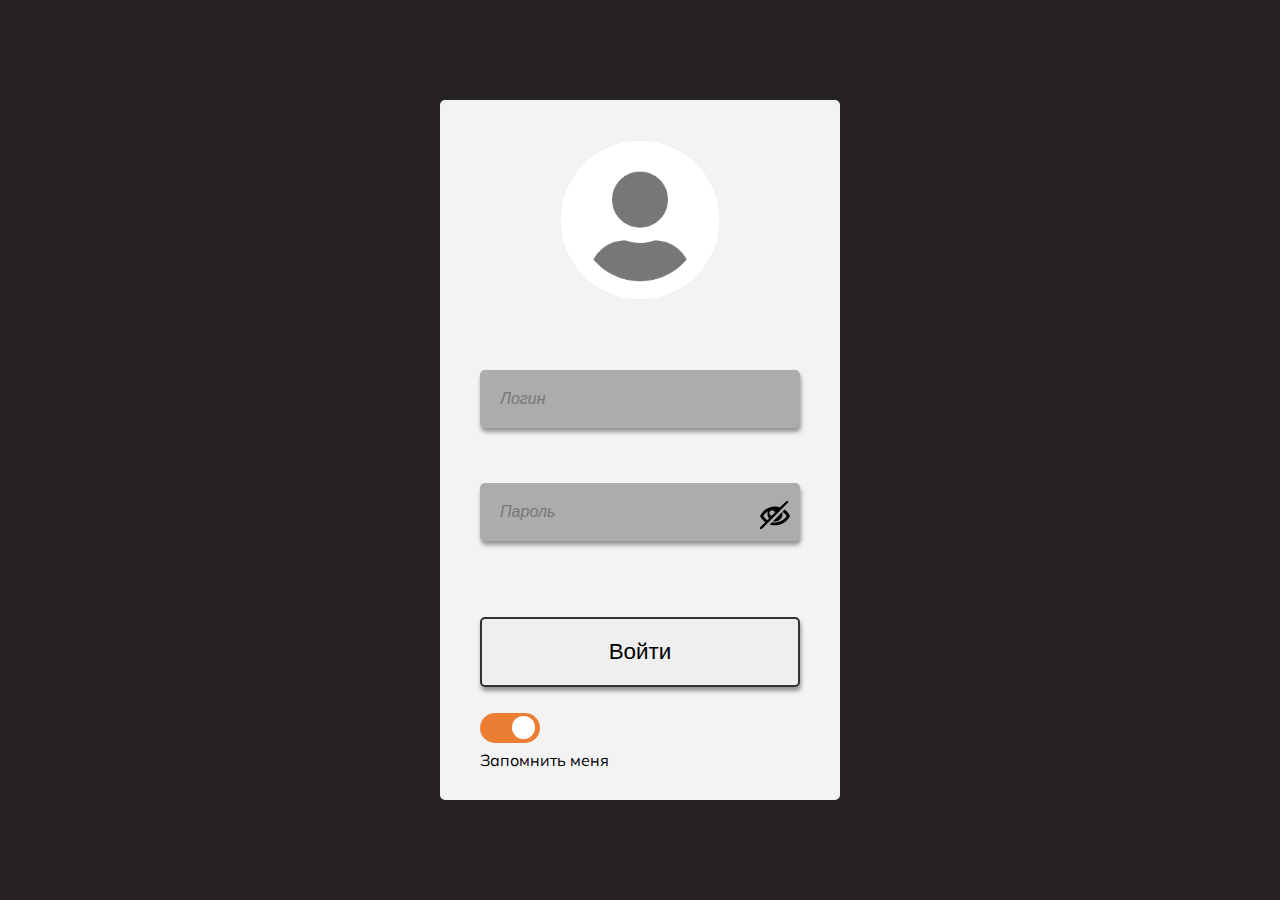
<file: index.html>
<!DOCTYPE html>
<html lang="ru">
<head>
    <meta charset="UTF-8">
    <meta http-equiv="X-UA-Compatible" content="IE=edge">
    <meta name="viewport" content="width=device-width, initial-scale=1.0">
    <link rel="stylesheet" href="css/index.css">
    <title>Авторизация</title>
</head>
<body>
    <section class="login__body">
        <main>
            <img src="media/user-circle.png" alt="" class="user__icon">
            <form action="" method='POST' class="login">
                <input type="text" name="login" id="login" pattern="[A-Z]+$" placeholder="Логин" required>
                <div class="invalid__login">
                    <p class="wrong__login"><span class="view__login">✘</span> Только английские заглавные буквы</p>
                </div>
                <input type="password" name="password" id="password" maxlength="11" minlength="11" pattern="[0-9]{11,}" placeholder="Пароль" required>
                <input id="eye" type="checkbox">
                <label for="eye" title="Скрыть / Показать пароль"></label>
                <div class="invalid__pass">
                    <p class="wrong__length"><span class="view__length">✘</span> Длина 11 символов</p>
                    <p class="wrong__password"><span class="view__password">✘</span> Только цифры</p>
                </div>
                <button type="submit" class="login__btn"><span>Войти</span></button>
                <label class="switch">
                    <input type="checkbox" name="remember_me" id="remember_me" checked="checked"/>
                    <span class="slider"></span>
                </label>
                <p>Запомнить меня</p>
            </form>
        </main>
    </section>
    <script src="js/main.js"></script>
    <script src="js/login.js"></script>
</body>
</html>
</file>
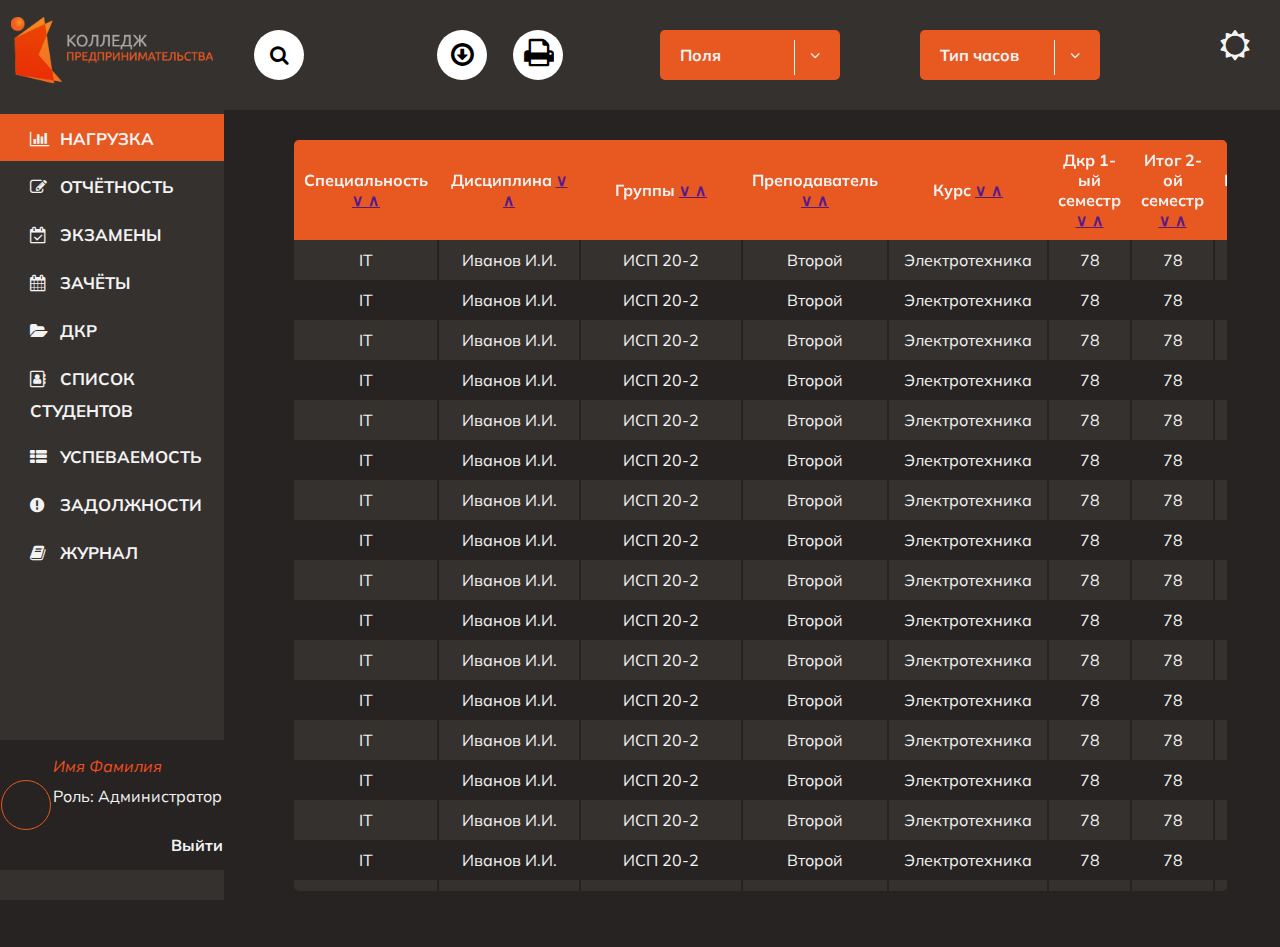
<file: load.html>
<!DOCTYPE html>
<html lang="en">
  <head>
    <meta charset="UTF-8" />
    <meta http-equiv="X-UA-Compatible" content="IE=edge" />
    <meta name="viewport" content="width=device-width, initial-scale=1.0" />
    <link rel="stylesheet" href="css/index.css" />
    <title>Нагрузка</title>
  </head>
  <body class="body">
    <div id="modal__export" class="hidden">
      <form action="" method="post">
        <label for="">
          <input type="file" name="file" />
        </label>
        <span>
          <select name="" id="">
            <option disabled selected value="json">Выбрать тип файла</option>
            <option value="json">json</option>
            <option value="excel">excel</option>
            <option value="xml">xml</option>
          </select>
          <input type="submit" value="Загрузить" />
        </span>
      </form>
    </div>
    <!-- LEFT ASIDE -->
    <aside class="left">
      <!-- LOGO -->
      <a href="https://www.kolledge39.ru/" class="logo"></a>
      <!-- NAV -->
      <nav>
        <a href="load.html" class="nav__btn active"><span><i class="fa fa-bar-chart-o"></i> Нагрузка</span></a>
        <a href="report.html" class="nav__btn"><span><i class="fa fa-pencil-square-o"></i> Отчётность</span></a>
        <a href="exams.html" class="nav__btn"><span><i class="fa fa-calendar-check-o"></i> Экзамены</span></a>
        <a href="report.html" class="nav__btn"><span><i class="fa fa-calendar"></i> Зачёты</span></a>
        <a href="dkr.thml" class="nav__btn"><span><i class="fa fa-folder-open"></i> Дкр</span></a>
        <a href="list.html" class="nav__btn"><span><i class="fa fa-address-book-o"></i> Список студентов</span></a>
        <a href="progress.html" class="nav__btn"><span><i class="fa fa-th-list"></i> Успеваемость</span></a>
        <a href="debt.html" class="nav__btn"><span><i class="fa fa-exclamation-circle"></i> Задолжности</span></a>
        <a href="http://78.155.191.46:8081/region_pou_secured/region.cgi" class="nav__btn"><span><i class="fa fa-book"></i> Журнал</span></a>
        <button title="Поменять тему" id="theme__switch"></button>
      </nav>
      <!-- USER -->
      <div class="user">
        <div class="avatar"></div>
        <div class="info">
          <span class="name__user">Имя Фамилия</span>
          <p>Роль: <span class="role">Администратор</span></p>
        </div>
        <div class="settings">
          <a href="index.html" class="exit">Выйти</a>
        </div>
        <div class="menuBtn"></div>
      </div>
    </aside>
    <!-- RIGHT ARTICLE -->
    <article class="right">
      <!-- THEMESWITCH -->
      <button class="theme" title="Поменять тему" id="theme__switch"></button>
      <!-- FILTERS -->
      <section class="filters">
        <div class="search__box">
          <button class="btn__search"><i class="fa fa-search"></i></button>
          <input type="text" class="input__search" placeholder="Поиск" />
        </div>

        <div class="filters__table">
          <div class="export__print">
            <button id="export">
              <i class="fa fa-arrow-circle-o-down"></i>
            </button>
            <a id="print" href="javascript:(print());"
              ><i class="fa fa-print"></i
            ></a>
          </div>
          <!-- --------- FILTER --------- -->
          <input class="input__filters" id="fields" type="checkbox" />
          <label class="button__fields filters__button" for="fields"
            >Поля <i class="fa fa-angle-down"></i
          ></label>
          <!-- --------- SUB-FILTER --------- -->
          <div class="sub__filter sub__fields"></div>
          <!-- --------- FILTER --------- -->
          <input class="input__filters" id="hours" type="checkbox" />
          <label class="button__hours filters__button" for="hours"
            >Тип часов <i class="fa fa-angle-down"></i
          ></label>
          <!-- --------- SUB-FILTER --------- -->
          <div class="sub__filter sub__hours"></div>
          
          
        </div>
      </section>
      <!-- TABLE -->
      <section id="table__wrapper">
        <section id="table__scroll">
          <table>
            <thead>
              <tr>
                <th>Специальность <a href=""> ∨ </a> <a href=""> ∧ </a> </th>
                <th>Дисциплина <a href=""> ∨ </a> <a href=""> ∧ </a> </th>
                <th>Группы <a href=""> ∨ </a> <a href=""> ∧ </a> </th>
                <th>Преподаватель <a href=""> ∨ </a> <a href=""> ∧ </a> </th>
                <th>Курс <a href=""> ∨ </a> <a href=""> ∧ </a> </th>
                <th>Дкр 1-ый семестр <a href=""> ∨ </a> <a href=""> ∧ </a> </th>
                <th>Итог 2-ой семестр <a href=""> ∨ </a> <a href=""> ∧ </a> </th>
                <th>Всего <a href=""> ∨ </a> <a href=""> ∧ </a> </th>
              </tr>
            </thead>
            <tbody>
              <tr>
                <td>IT</td>
                <td>Иванов И.И.</td>
                <td>ИСП 20-2</td>
                <td>Второй</td>
                <td>Электротехника</td>
                <td>78</td>
                <td>78</td>
                <td>156</td>
              </tr>
              <tr>
                <td>IT</td>
                <td>Иванов И.И.</td>
                <td>ИСП 20-2</td>
                <td>Второй</td>
                <td>Электротехника</td>
                <td>78</td>
                <td>78</td>
                <td>156</td>
              </tr>
              <tr>
                <td>IT</td>
                <td>Иванов И.И.</td>
                <td>ИСП 20-2</td>
                <td>Второй</td>
                <td>Электротехника</td>
                <td>78</td>
                <td>78</td>
                <td>156</td>
              </tr>
              <tr>
                <td>IT</td>
                <td>Иванов И.И.</td>
                <td>ИСП 20-2</td>
                <td>Второй</td>
                <td>Электротехника</td>
                <td>78</td>
                <td>78</td>
                <td>156</td>
              </tr>
              <tr>
                <td>IT</td>
                <td>Иванов И.И.</td>
                <td>ИСП 20-2</td>
                <td>Второй</td>
                <td>Электротехника</td>
                <td>78</td>
                <td>78</td>
                <td>156</td>
              </tr>
              <tr>
                <td>IT</td>
                <td>Иванов И.И.</td>
                <td>ИСП 20-2</td>
                <td>Второй</td>
                <td>Электротехника</td>
                <td>78</td>
                <td>78</td>
                <td>156</td>
              </tr>
              <tr>
                <td>IT</td>
                <td>Иванов И.И.</td>
                <td>ИСП 20-2</td>
                <td>Второй</td>
                <td>Электротехника</td>
                <td>78</td>
                <td>78</td>
                <td>156</td>
              </tr>
              <tr>
                <td>IT</td>
                <td>Иванов И.И.</td>
                <td>ИСП 20-2</td>
                <td>Второй</td>
                <td>Электротехника</td>
                <td>78</td>
                <td>78</td>
                <td>156</td>
              </tr>
              <tr>
                <td>IT</td>
                <td>Иванов И.И.</td>
                <td>ИСП 20-2</td>
                <td>Второй</td>
                <td>Электротехника</td>
                <td>78</td>
                <td>78</td>
                <td>156</td>
              </tr>
              <tr>
                <td>IT</td>
                <td>Иванов И.И.</td>
                <td>ИСП 20-2</td>
                <td>Второй</td>
                <td>Электротехника</td>
                <td>78</td>
                <td>78</td>
                <td>156</td>
              </tr>
              <tr>
                <td>IT</td>
                <td>Иванов И.И.</td>
                <td>ИСП 20-2</td>
                <td>Второй</td>
                <td>Электротехника</td>
                <td>78</td>
                <td>78</td>
                <td>156</td>
              </tr>
              <tr>
                <td>IT</td>
                <td>Иванов И.И.</td>
                <td>ИСП 20-2</td>
                <td>Второй</td>
                <td>Электротехника</td>
                <td>78</td>
                <td>78</td>
                <td>156</td>
              </tr>
              <tr>
                <td>IT</td>
                <td>Иванов И.И.</td>
                <td>ИСП 20-2</td>
                <td>Второй</td>
                <td>Электротехника</td>
                <td>78</td>
                <td>78</td>
                <td>156</td>
              </tr>
              <tr>
                <td>IT</td>
                <td>Иванов И.И.</td>
                <td>ИСП 20-2</td>
                <td>Второй</td>
                <td>Электротехника</td>
                <td>78</td>
                <td>78</td>
                <td>156</td>
              </tr>
              <tr>
                <td>IT</td>
                <td>Иванов И.И.</td>
                <td>ИСП 20-2</td>
                <td>Второй</td>
                <td>Электротехника</td>
                <td>78</td>
                <td>78</td>
                <td>156</td>
              </tr>
              <tr>
                <td>IT</td>
                <td>Иванов И.И.</td>
                <td>ИСП 20-2</td>
                <td>Второй</td>
                <td>Электротехника</td>
                <td>78</td>
                <td>78</td>
                <td>156</td>
              </tr>
              <tr>
                <td>IT</td>
                <td>Иванов И.И.</td>
                <td>ИСП 20-2</td>
                <td>Второй</td>
                <td>Электротехника</td>
                <td>78</td>
                <td>78</td>
                <td>156</td>
              </tr>
              <tr>
                <td>IT</td>
                <td>Иванов И.И.</td>
                <td>ИСП 20-2</td>
                <td>Второй</td>
                <td>Электротехника</td>
                <td>78</td>
                <td>78</td>
                <td>156</td>
              </tr>
              <tr>
                <td>IT</td>
                <td>Иванов И.И.</td>
                <td>ИСП 20-2</td>
                <td>Второй</td>
                <td>Электротехника</td>
                <td>78</td>
                <td>78</td>
                <td>156</td>
              </tr>
              <tr>
                <td>IT</td>
                <td>Иванов И.И.</td>
                <td>ИСП 20-2</td>
                <td>Второй</td>
                <td>Электротехника</td>
                <td>78</td>
                <td>78</td>
                <td>156</td>
              </tr>
              <tr>
                <td>IT</td>
                <td>Иванов И.И.</td>
                <td>ИСП 20-2</td>
                <td>Второй</td>
                <td>Электротехника</td>
                <td>78</td>
                <td>78</td>
                <td>156</td>
              </tr>
              <tr>
                <td>IT</td>
                <td>Иванов И.И.</td>
                <td>ИСП 20-2</td>
                <td>Второй</td>
                <td>Электротехника</td>
                <td>78</td>
                <td>78</td>
                <td>156</td>
              </tr>
              <tr>
                <td>IT</td>
                <td>Иванов И.И.</td>
                <td>ИСП 20-2</td>
                <td>Второй</td>
                <td>Электротехника</td>
                <td>78</td>
                <td>78</td>
                <td>156</td>
              </tr>
              <tr>
                <td>IT</td>
                <td>Иванов И.И.</td>
                <td>ИСП 20-2</td>
                <td>Второй</td>
                <td>Электротехника</td>
                <td>78</td>
                <td>78</td>
                <td>156</td>
              </tr>
              <tr>
                <td>1111111111</td>
                <td>11111111111</td>
                <td>1111111111111</td>
                <td>11111111111</td>
                <td>Электротехника</td>
                <td>78</td>
                <td>78</td>
                <td>156</td>
              </tr>
              <tr>
                <td>1111111111</td>
                <td>11111111111</td>
                <td>1111111111111</td>
                <td>11111111111</td>
                <td>Электротехника</td>
                <td>78</td>
                <td>78</td>
                <td>156</td>
              </tr>
              <tr>
                <td>1111111111</td>
                <td>11111111111</td>
                <td>1111111111111</td>
                <td>11111111111</td>
                <td>Электротехника</td>
                <td>78</td>
                <td>78</td>
                <td>156</td>
              </tr>
              <tr>
                <td>1111111111</td>
                <td>11111111111</td>
                <td>1111111111111</td>
                <td>11111111111</td>
                <td>Электротехника</td>
                <td>78</td>
                <td>78</td>
                <td>156</td>
              </tr>
              <tr>
                <td>1111111111</td>
                <td>11111111111</td>
                <td>1111111111111</td>
                <td>11111111111</td>
                <td>Электротехника</td>
                <td>78</td>
                <td>78</td>
                <td>156</td>
              </tr>
            </tbody>
          </table>
        </section>
      </section>
    </article>

    <script src="js/main.js"></script>
    <script src="js/burger.js"></script>
    <script src="js/filter.js"></script>
  </body>
</html>
</file>
<file: css/index.css>
/*
    Load file
    Table remake
    Slider remember me
*/
@import url('https://fonts.googleapis.com/css2?family=Mulish:wght@300;400;500;600;700;800&display=swap');
@import url(../fonts/css/font-awesome.css);
@import url(main/left_aside.css);
@import url(main/right_article.css);
@import url(pages/page_index.css);
@import url(filters/index_filter.css);
@import url(media/index_media.css);
*{
    padding: 0;
    margin: 0;
    box-sizing: border-box;
}
body{
    width: 100%;
    height: 100vh;
    overflow: hidden;
    display: flex;
    flex-flow: row nowrap;
    font-family: 'Mulish', sans-serif;
    background: var(--mainBlack);
    position: relative;
}
:root{
    --white: #f3f3f3;
    --black: #1B1918;
    --mainOrange:#E85821;
    --secondOrange: #EC7E34;
    --mainGray: #35312F;
    --mainBlack: #262322;
    --secondGray: #787776;
    --secondBlack: #262322;
    --themeSwitch: rgba(96,96,96, 0.5);
}
.dark{
    --white: #1B1918;
    --black: #f3f3f3;
    --mainOrange:#EC7E34;
    --mainGray: #E0E0E0;
    --mainBlack: #F3F3F3;
    --secondGray:#C8C8C8;
    --secondBlack: #F3F3F3;
    --themeSwitch: rgba(180,180,180, 0.5);
}
/* THEMESWITCH */
#theme__switch{
    position: absolute;
    top: 20px;
    right: 20px;
    cursor: pointer;
    width: 50px;
    height: 50px;
    border-radius: 50%;
    border: none;
    background: none;
    color: var(--white);
    transition: .3s;
}
#theme__switch:hover{
    background: var(--themeSwitch);
}
#theme__switch::before{
    content: '\f185';
    font-family: fontAwesome;
    font-size: 30px;
}
#theme__switch.active::before{
    content: '\f186';
}
</file>
